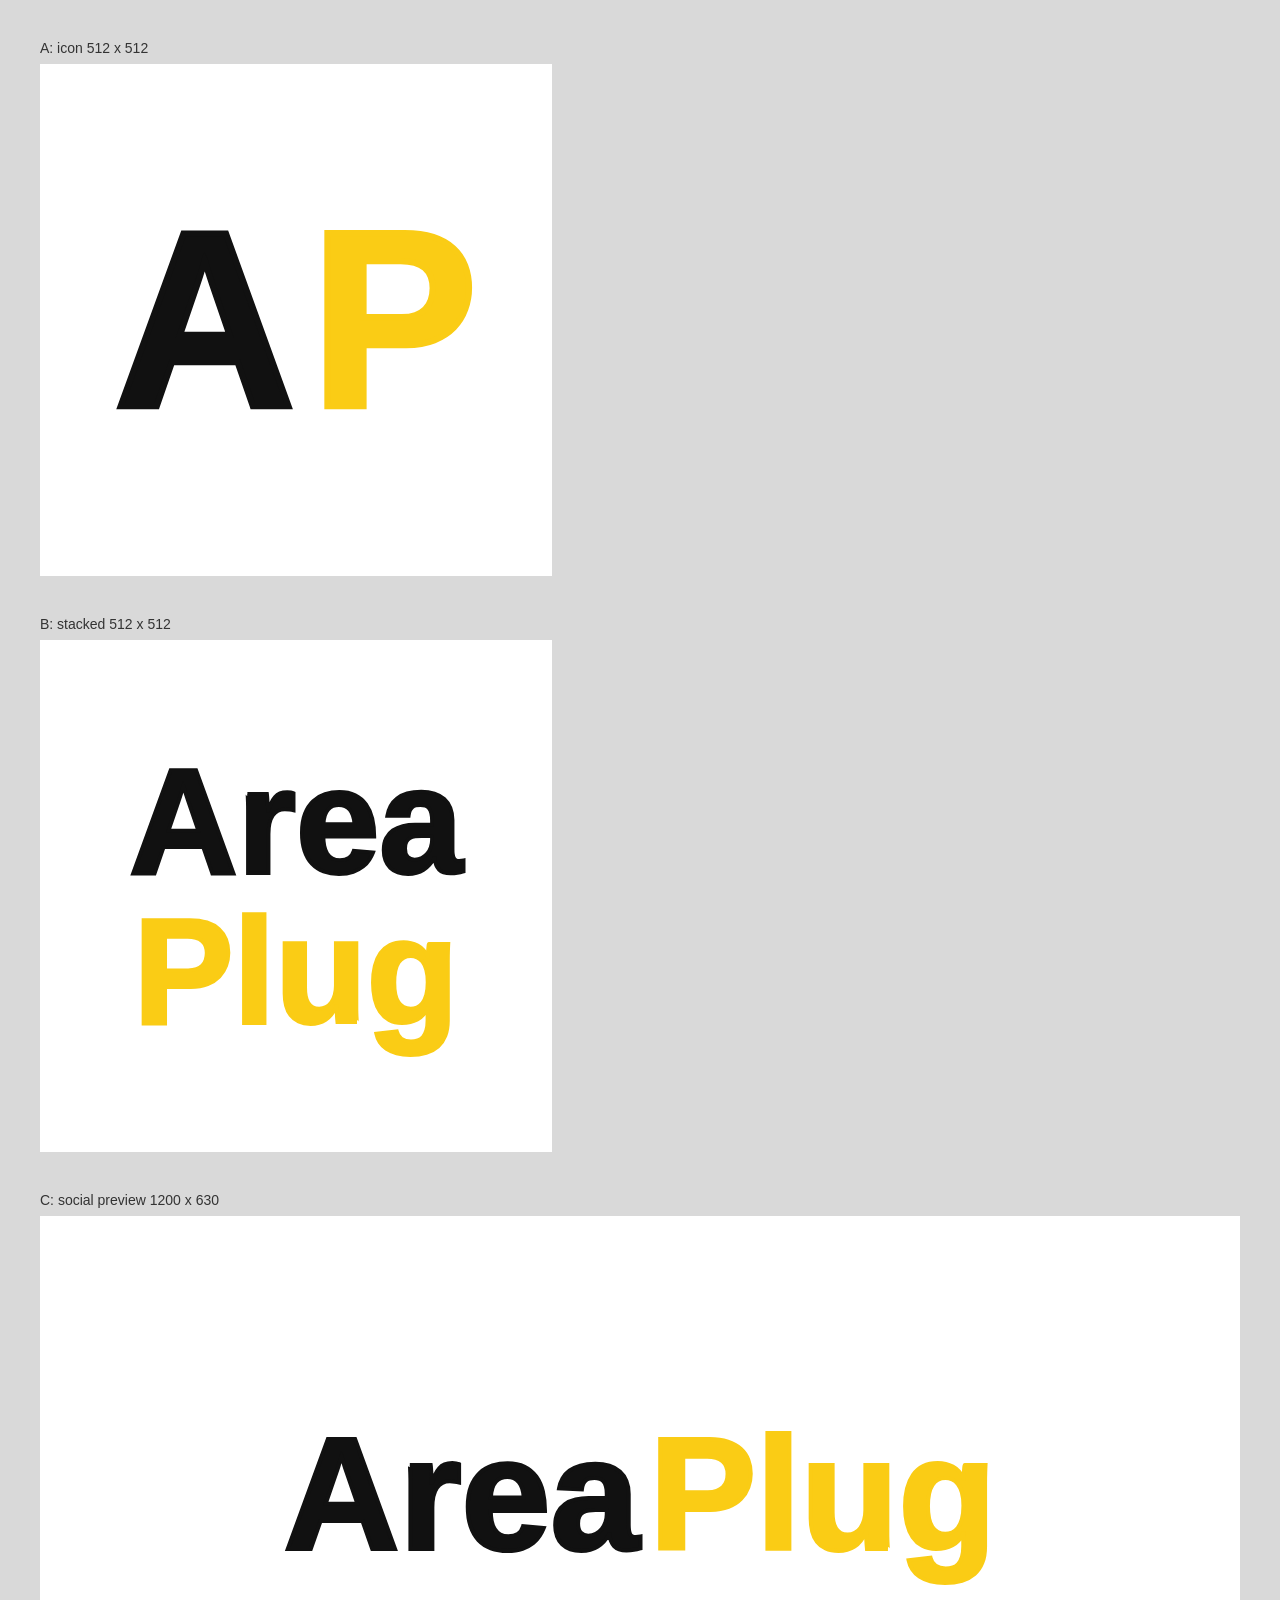
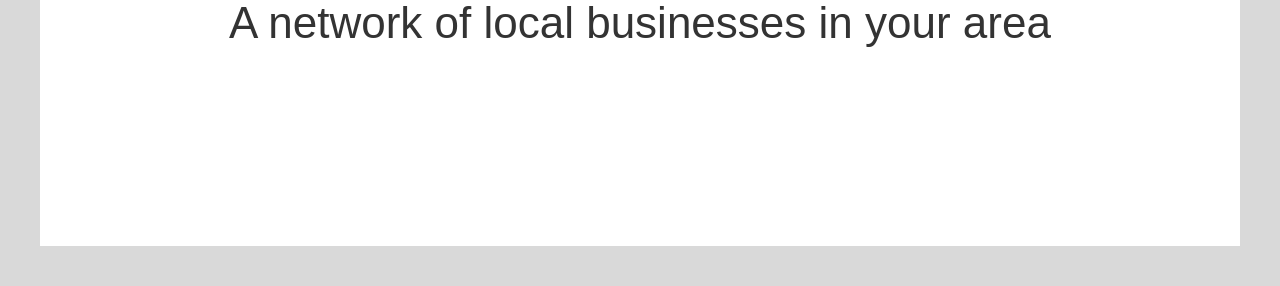
<file: icon-maker.html>
<!DOCTYPE html>
<html lang="en">
<head>
  <meta charset="UTF-8">
  <meta name="viewport" content="width=device-width, initial-scale=1.0">
  <title>AreaPlug icon maker</title>
  <link rel="preconnect" href="https://fonts.googleapis.com">
  <link rel="preconnect" href="https://fonts.gstatic.com" crossorigin>
  <link href="https://fonts.googleapis.com/css2?family=Poppins:wght@500;700&display=swap" rel="stylesheet">
  <style>
    :root {
      --plug-yellow: #facc15;
      --area-black: #111111;
      --bg: #FFFFFF;
      --stroke: 0.025em; /* 0.8px at 32px, scaled so it looks identical at any size */
    }
    * { margin: 0; padding: 0; box-sizing: border-box; }
    body {
      background: #d9d9d9;
      padding: 40px;
      display: flex;
      flex-direction: column;
      gap: 40px;
      align-items: flex-start;
      font-family: sans-serif;
    }
    .label { font-size: 14px; color: #333; margin-bottom: 8px; }

    .brand { font-family: sans-serif; font-weight: 700; line-height: 1; }
    .area, .plug {
      font-weight: 700;
      -webkit-text-stroke: var(--stroke) currentColor;
    }
    .area { color: var(--area-black); margin-right: 0.0625em; } /* your 2px gap at 32px */
    .plug { color: var(--plug-yellow); }

    /* A: favicon icon, 512 x 512 (square, no rounded corners) */
    #icon-ap {
      width: 512px; height: 512px;
      background: var(--bg);
      display: flex; align-items: center; justify-content: center;
    }
    #icon-ap .brand { font-size: 250px; }

    /* B: stacked wordmark, 512 x 512 (square, no rounded corners) */
    #icon-stacked {
      width: 512px; height: 512px;
      background: var(--bg);
      display: flex; flex-direction: column; align-items: center; justify-content: center;
    }
    #icon-stacked .brand { font-size: 150px; }
    #icon-stacked .area { margin-right: 0; }

    /* C: social preview, 1200 x 630 */
    #social {
      width: 1200px; height: 630px;
      background: var(--bg);
      display: flex; flex-direction: column; align-items: center; justify-content: center;
      gap: 24px;
    }
    #social .brand { font-size: 160px; }
    #social .tagline { font-size: 44px; font-weight: 500; color: #333; }
  </style>
</head>
<body>

  <div>
    <div class="label">A: icon 512 x 512</div>
    <div id="icon-ap"><span class="brand"><span class="area">A</span><span class="plug">P</span></span></div>
  </div>

  <div>
    <div class="label">B: stacked 512 x 512</div>
    <div id="icon-stacked">
      <span class="brand area">Area</span>
      <span class="brand plug">Plug</span>
    </div>
  </div>

  <div>
    <div class="label">C: social preview 1200 x 630</div>
    <div id="social">
      <span class="brand"><span class="area">Area</span><span class="plug">Plug</span></span>
      <span class="tagline">A network of local businesses in your area</span>
    </div>
  </div>

</body>
</html>
</file>
